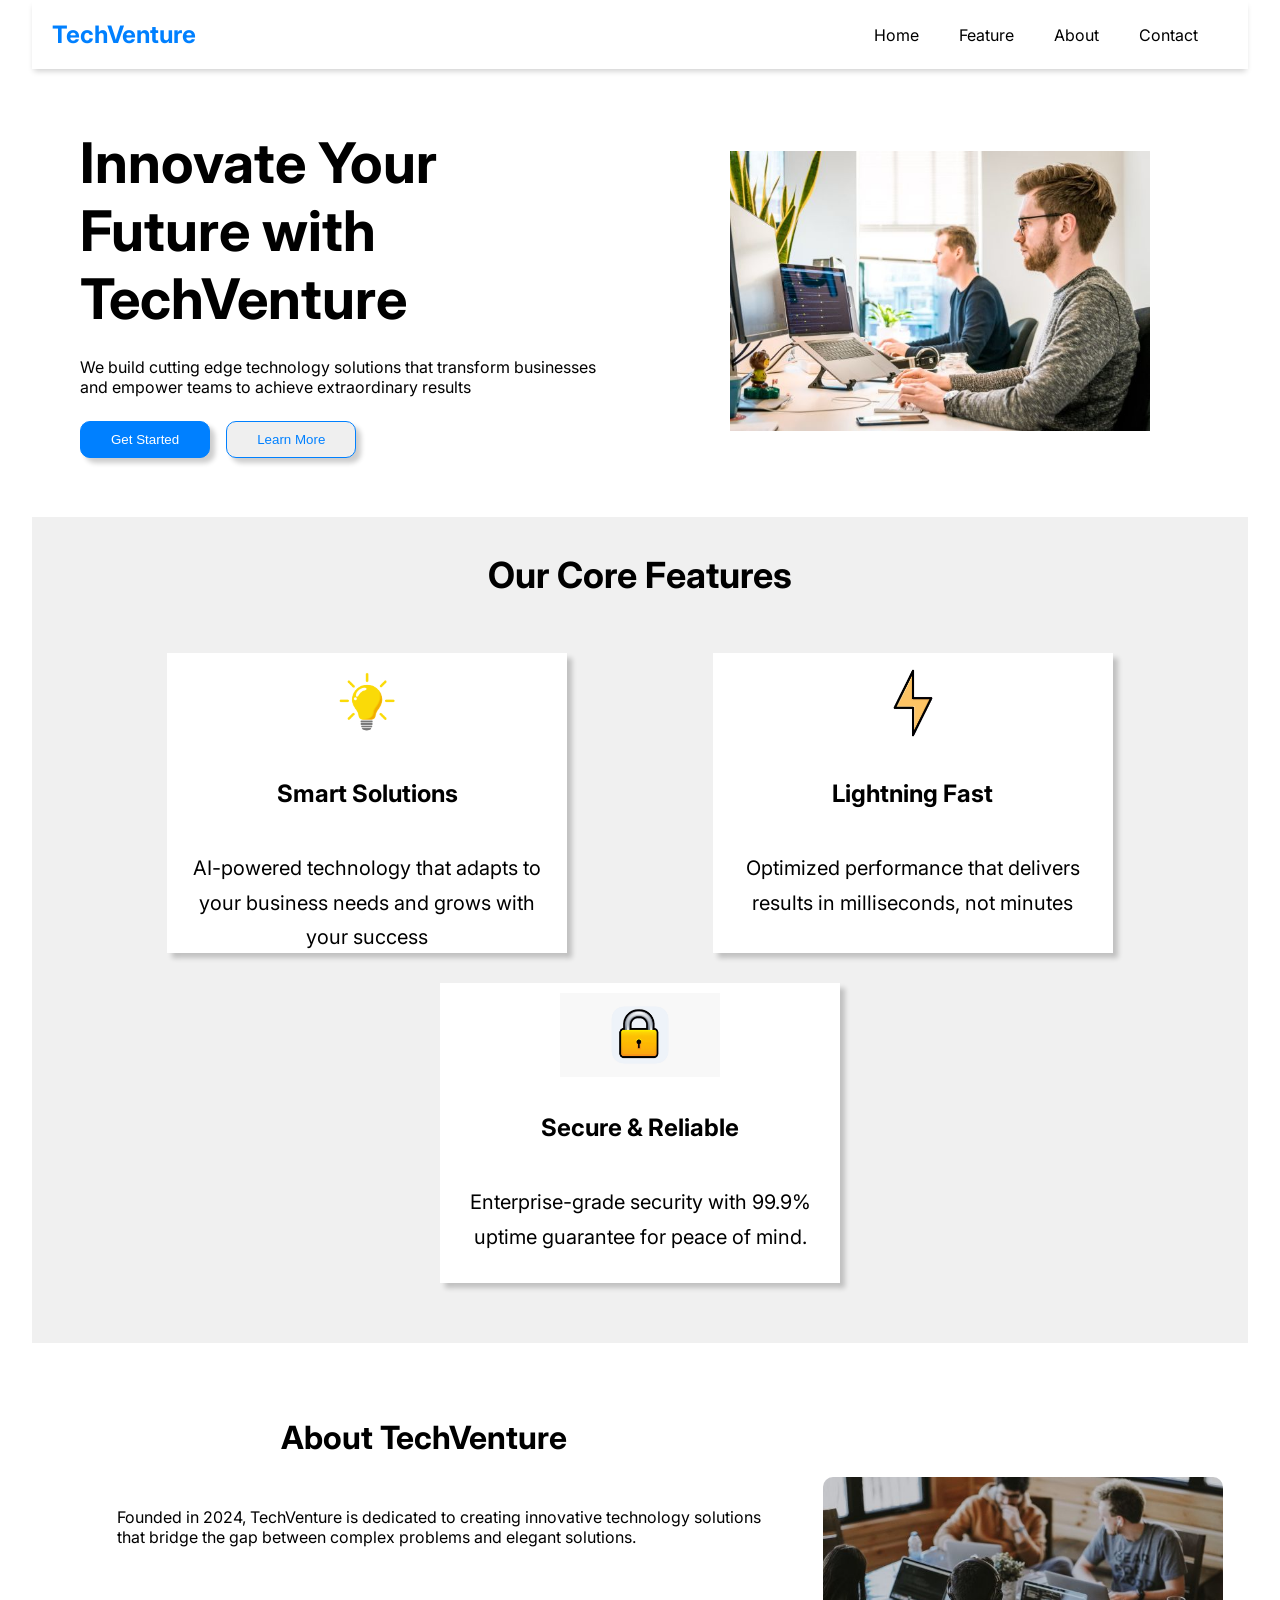
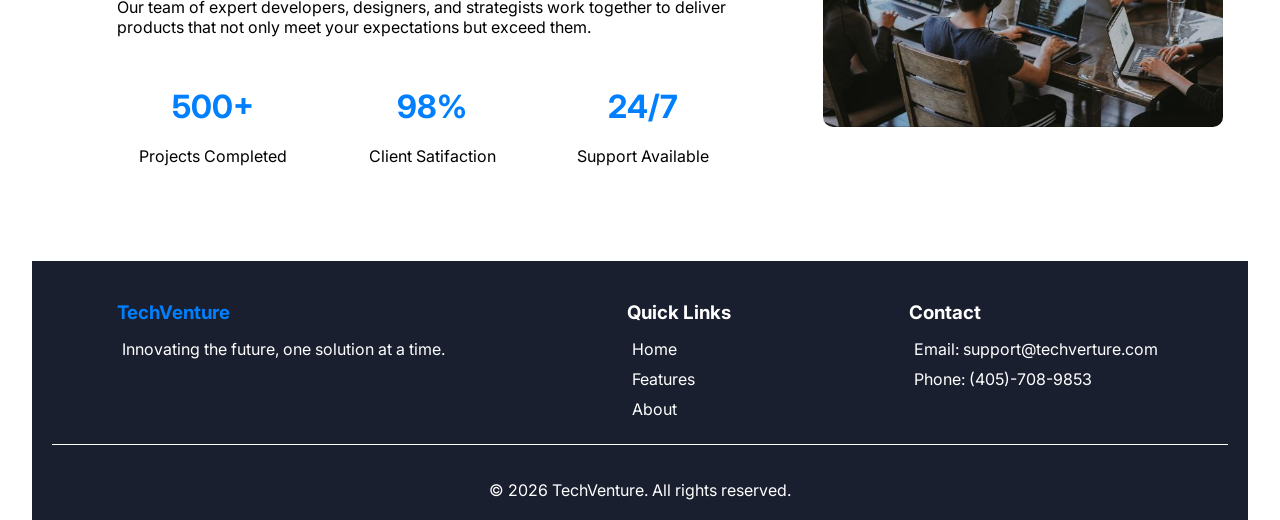
<file: my-landing-page/index.html>
<!DOCTYPE html>
<html lang="en">
<head>
    <meta charset="UTF-8">
    <meta name="viewport" content="width=device-width, initial-scale=1.0">
    <title>TextVenture</title>
    <link rel="stylesheet" href="style.css">
    <link rel="preconnect" href="https://fonts.googleapis.com">
    <link rel="preconnect" href="https://fonts.gstatic.com" crossorigin>
    <link href="https://fonts.googleapis.com/css2?family=Inter:ital,opsz,wght@0,14..32,100..900;1,14..32,100..900&display=swap" rel="stylesheet">
</head>
<body>
    <header class="header">
        <h2 class="logo">TechVenture</h2>
        <nav class="navigation">
            <ul class="nav-container">
                <li class="navigations"><a href="#home">Home</a></li>
                <li class="navigations"><a href="#feature">Feature</a></li>
                <li class="navigations"><a href="#about">About</a></li>
                <li class="navigations"><a href="#footer">Contact</a></li>
            </ul>            
        </nav>
    </header>
    <main class="main-section" id="home">
        <section class="banner">
            <div class="innovate">
                <h1>Innovate Your Future with TechVenture</h1>
                <p>We build cutting edge technology solutions that transform businesses and empower teams to achieve extraordinary results </p>
            <div class="button-container">
                <button class="button get-started" type="submit">Get Started</button>
                <button class="button learn-more" type="submit">Learn More</button>
            </div>
            </div>
            <div class="innovate-photo">
                <img src="image1.jpg" alt="two people on their computers" >
            </div>
        </section>
        <section class="feature-section" id="feature">
            <div class="core-section">
                <h2>Our Core Features</h2>
            </div>
            <div class="feature-container">
                <div class="feature smart">
                    <img src="bulb.png" alt="light bulb" class="feature-image bolb">
                    <h3 class="feature-content">Smart Solutions</h3>
                    <p class="feature-content">AI-powered technology that adapts to your business needs and grows with your success</p>
                </div>
                <div class="feature fast">
                    <img src="lightning.avif" alt="lightning bult" class="feature-image lightning">
                    <h3 class="feature-content">Lightning Fast</h3>
                    <p class="feature-content">Optimized performance that delivers results in milliseconds, not minutes</p>
                </div>
                <div class="feature secure">
                    <img src="lock.jpg" alt="key lock" class="feature-image lock">
                    <h3 class="feature-content">Secure & Reliable</h3>
                    <p class="feature-content">Enterprise-grade security with 99.9% uptime guarantee for peace of mind.</p>
                </div>
            </div>
        </section>
        <section class="about-section" id="about">
            <div class="venture-section">
                <h2>About TechVenture</h2>
                <p class="venture-content">Founded in 2024, TechVenture is dedicated to creating innovative technology solutions that bridge the gap between complex problems and elegant solutions.</p>
                <br>
                <p class="venture-content">Our team of expert developers, designers, and strategists work together to deliver products that not only meet your expectations but exceed them.</p>
                <div class="stats-container" >
                    <div class="stats-section">
                        <h3>500+</h3>
                        <p>Projects Completed</p>
                    </div>
                    <div class="stats-section">
                        <h3>98%</h3>
                        <p>Client Satifaction</p>
                    </div>
                    <div class="stats-section">
                        <h3>24/7</h3>
                        <p>Support Available</p>
                    </div>
                </div>
            </div>
            <div class="about-image">
                <img src="image2.jpg" alt="a group working on a coding project">
            </div>
        </section>
    </main>
    <footer class="footer-section" id="footer">
        <div class="footer-container">
            <div class="footer-content">
                <h3 class="tech">TechVenture</h3>
                <p>Innovating the future, one solution at a time.</p>
            </div>
            <div class="footer-content">
                <h3>Quick Links</h3>
                <ul class="footer-list">
                    <li><a href="#home">Home</a></li>
                    <li><a href="#feature">Features</a></li>
                    <li><a href="#about">About</a></li>
                </ul>
            </div>
            <div class="footer-content">
                <h3>Contact</h3>
                <p><span>Email:</span> <a class="email" href="mailto:support@techverture.com">support@techverture.com</a></p>
                <p><span>Phone:</span> (405)-708-9853</p>
            </div>
        </div>
        <div class="copyright">
            <p>© 2026 TechVenture. All rights reserved.</p>
        </div>
    </footer>
</body>
</html>
</file>
<file: my-landing-page/style.css>
* {
  margin: 0;
  padding: 0;
}

body {
  width: 95%;
  /* padding: 10px; */
  margin: 0 auto;
  max-width: 2000px;
  font-family: 'Inter', sans-serif;
}

li a {
    text-decoration: none;
}

.header {
  padding: 20px;
  display: flex;
  align-items: center;
  box-shadow: 0 4px 6px -2px rgba(0, 0, 0, 0.2);
}

.nav-container {
  display: flex;
  gap: 20px;
  padding: 0 20px 0 20px;
  list-style: none;
}

.navigations a {
  color: black;
  padding: 10px;
}

.navigations a:hover {
  color: #0080FF;
  text-decoration: underline;
}

.logo {
  margin-right: auto;
  font-size: 24px;
  color: #0080FF;
}

/* Banner Section */

.banner {
  display: flex;
  align-items: center;
  justify-content: space-between;
  padding: 2rem 3rem;
  gap: 3rem;
}

.innovate {
  display: flex;
  flex-direction: column;
  max-width: 520px;
  gap: 1.5rem;
}

.innovate h1 {
  font-size: 3.5rem;
  max-width: 540px;
}

.button-container {
  display: flex;
  gap: 1rem;
}

.button {
  padding: 10px 30px;
  border-radius: 10px;
  box-shadow: 5px 5px 5px rgba(0, 0, 0, 0.2);
}

.get-started {
    color: white;
    background-color: #0080FF;
    border: 1px solid #0080FF;
}

.get-started:hover {
  background-color: white;
  color: #0080FF;
  transform: translateY(-3px);
  box-shadow: 0 12px 24px rgba(0, 0, 0, 0.2);
  z-index: 10;
}

.learn-more {
    color: #0080FF;
    border: 1px solid #0080FF;
}

.learn-more:hover {
  color: black;
  border-color: white;
  transform: translateY(-3px);
  box-shadow: 0 3px 8px rgba(0, 0, 0, 0.2);
  z-index: 10;
}


.innovate-photo img {
  max-width: 420px;
  width: 100%;
  border-radius: 10px;
  padding: 50px 50px;
}

/* Core Features Section */

.feature-section {
  background-color: #f0f0f0;
  padding-bottom: 40px;
}

.core-section {
  text-align: center;
}

.core-section h2 {
  padding: 36px 0 36px 0;
  font-size: 2.25rem;
}

.feature-container {
  display: flex;
  justify-content: space-evenly;
  gap: 30px;
  flex-wrap: wrap;
  align-items: center;
  padding: 20px;
}

.feature {
  text-align: center;
  background-color: white;
  width: 400px;
  height: 300px;
  box-shadow: 5px 5px 5px rgba(0, 0, 0, 0.2);
  transition: all 0.3s ease-in-out;
}

.feature:hover {
  transform: translateY(-10px);
  box-shadow: 0 12px 24px rgba(0, 0, 0, 0.2);
  z-index: 10;
}

.feature h3 {
  font-size: 1.5rem;
}

.feature p {
  font-size: 20px;
}

.feature-content {
  padding: 20px;
  line-height: 2.15rem;
}

.lock {
  width: 40%;
  padding: 10px;
}
.lightning {
  width: 20%;
  padding: 10px;
}

.bolb {
  width: 25%;
}

/* About Section */
.about-section {
  padding-bottom: 40px;
  display: flex;
  gap: 2rem;
  padding: 25px;
  justify-content: center;
}

.venture-section {
  padding: 20px 30px 50px 30px;
}

.venture-section h2 {
  text-align: center;
  font-size: 32px;
  padding: 30px 0 50px 0;
}

.venture-content {
  max-width: 700px;
  padding-left: 30px;
  padding-bottom: 30px;
}

.stats-container {
  display: flex;
  gap: 50px;
  justify-content: space-evenly;
  padding: 20px;
}

.stats-container h3 {
  text-align: center;
  font-size: 2rem;
  padding-bottom: 20px;
  color: #0080FF;
}

.about-image {
  display: flex;
  justify-content: center;
  align-items: center;
}

.about-image img {
  height: 250px;
  width: 400px;
  border-radius: 10px;
}

.stats-section h3:hover {
  transform: scale(1.3);
}

/* Footer Section */
.footer-section {
    padding: 20px;
    background-color: rgba(2, 7, 25, 0.90);
    color: white;

}

.footer-container {
    display: flex;
    gap: 3rem;
    justify-content: space-around;
    border-bottom: 1px solid white;
}

.footer-content {
    padding: 20px;
}

.footer-content h3 {
    padding-bottom: 10px;
}

.tech {
    color: #0080FF;;
}

.footer-content p {
    padding: 5px;
}

.footer-list li {
    list-style: none;
    padding: 5px;
}

.footer-list li a {
    color: white;
}

.email {
    text-decoration: none;
    color: white;
}

.copyright {
    padding-top: 35px;
    text-align: center;
}

.footer-list li:hover {
  text-decoration: underline;
}

.footer-content p:hover {
  text-decoration: underline;
}

@media (min-width: 468px) and (max-width: 1024px) {

  /* Header */

  .logo {
    margin: 0;
    text-align: center;
  }

  .header {
    flex-direction: column;
  }

  .nav-container {
    padding: 15px;
    gap: 15px;
  }

  /* Banner Section */

  .banner {
    flex-direction: column;
    width: 100%;
    padding: 10px;
  }

  .banner h3 {
    font-size: 2rem;
  }

  .banner .button-container {
    justify-content: center;
  }

  /* Feature Section */


  .feature-container {
    justify-content: space-evenly;
  }

  /* About Section */

  .about-section {
    flex-direction: column;
    gap: 2rem;
    justify-content: center;
    align-content: center;
    width: 100%;
  }

  /* Footer Section */

  .footer-container {
    flex-wrap: wrap;
    justify-content: flex-start;
  }

}

@media (max-width: 468px) {
  /* body {
    background-color: yellow;
  } */

  .logo {
    margin: 0;
    text-align: center;
  }

  .header {
    flex-direction: column;
  }

  .nav-container {
    padding: 15px;
  }

  .banner {
    flex-direction: column;
    padding: 10px;
    width: 95%;
  }

  .banner h3 {
    font-size: 2rem;
    margin-top: 30px;
  }

  .banner p {
    font-size: 1.15rem;
    line-height: 1.6rem;
  }

  .banner .button-container {
    width: 100%;
    justify-content: center;
    height: 50px;
  }

  .banner .button {
    width: 100%;
  }

  .about-section {
    flex-direction: column;
    gap: 2rem;
  }

  .venture-section {
    width: 100%;
  }

  .venture-section {
    padding: 0;
  }

  .feature {
    width: 100%;
  }

  .stats-container {
    flex-wrap: wrap;
    justify-content: flex-start;
  }

  .footer-container {
    flex-direction: column;
    justify-content: flex-start;
  }
}
</file>
